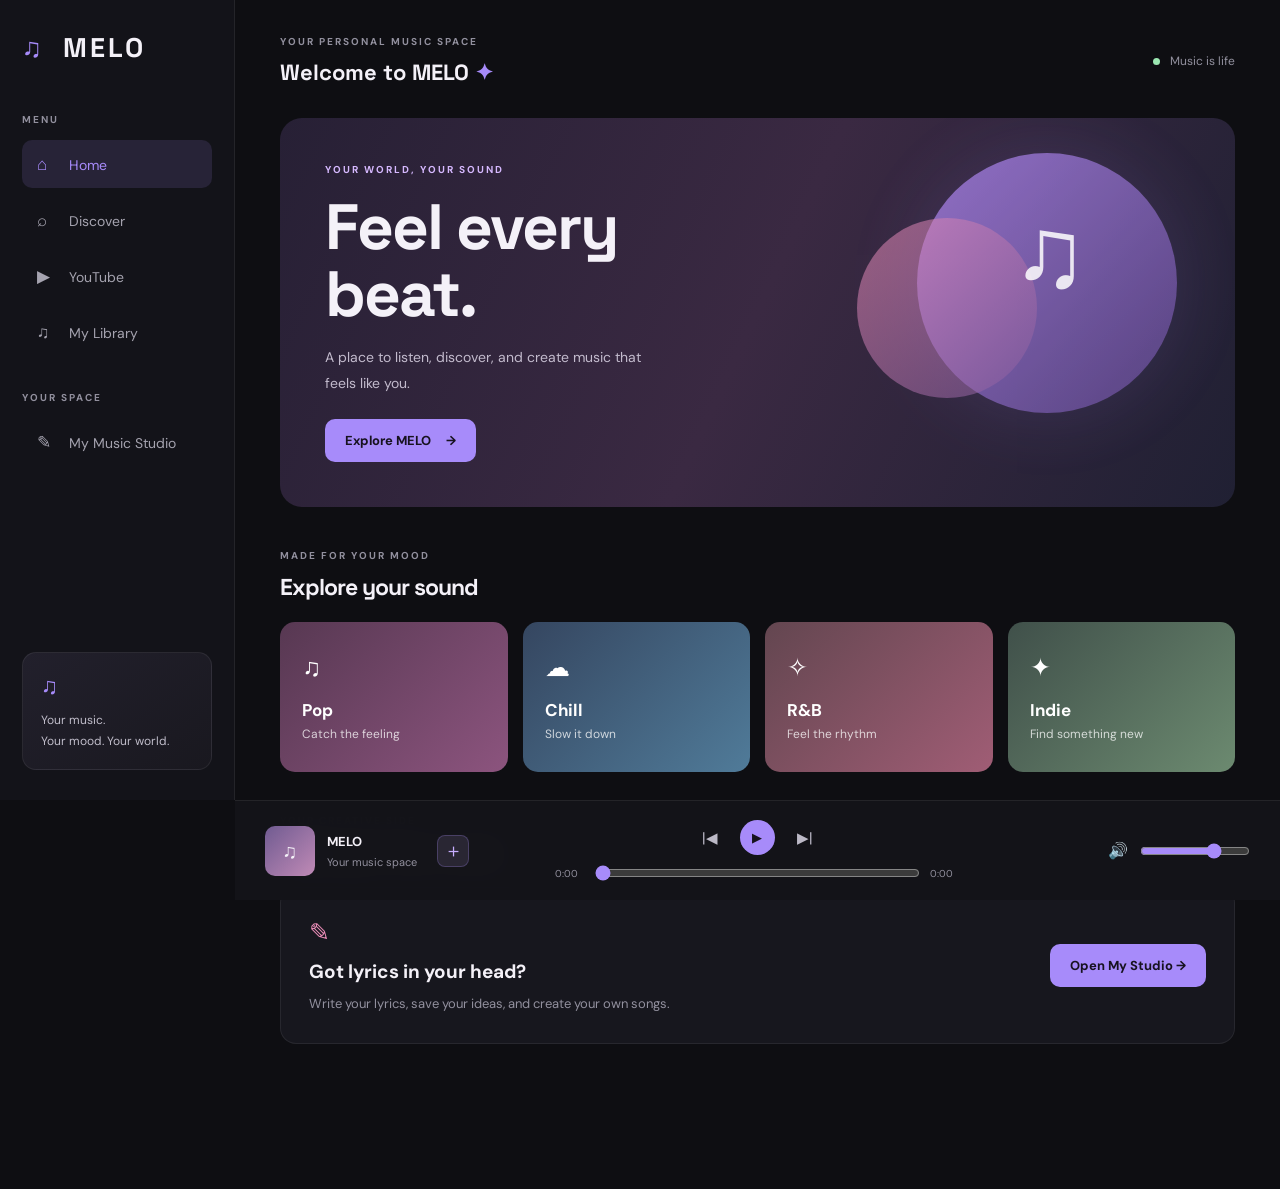
<file: index.html>
<!DOCTYPE html>
<html lang="en">
<head>
    <meta charset="UTF-8">
    <meta name="viewport" content="width=device-width, initial-scale=1.0">
    <title>MELO — Your Music Space</title>
    <link rel="stylesheet" href="style.css">
    <link rel="preconnect" href="https://fonts.googleapis.com">
    <link href="https://fonts.googleapis.com/css2?family=DM+Sans:wght@400;500;600;700&family=Space+Grotesk:wght@500;600;700&display=swap" rel="stylesheet">
</head>
<body>

<div class="app">

    <!-- SIDEBAR -->
    <aside class="sidebar">
        <div class="logo"><span class="logo-icon">♫</span> MELO</div>

        <p class="menu-label">MENU</p>

        <nav>
            <a href="#home" class="nav-link active" data-section="home">
                <span>⌂</span> Home
            </a>
            <a href="#discover" class="nav-link" data-section="discover">
                <span>⌕</span> Discover
            </a>
            <a href="#youtube" class="nav-link" data-section="youtube">
                <span>▶</span> YouTube
            </a>
            <a href="#library" class="nav-link" data-section="library">
                <span>♫</span> My Library
            </a>
        </nav>

        <p class="menu-label second-label">YOUR SPACE</p>

        <nav>
            <a href="#studio" class="nav-link" data-section="studio">
                <span>✎</span> My Music Studio
            </a>
        </nav>

        <div class="sidebar-bottom">
            <div class="sidebar-note">
                <span>♫</span>
                <p>Your music.<br>Your mood. Your world.</p>
            </div>
        </div>
    </aside>

    <!-- MAIN CONTENT -->
    <main class="main-content">

        <header class="topbar">
            <div class="greeting">
                <p class="small-label">YOUR PERSONAL MUSIC SPACE</p>
                <h2>Welcome to MELO <span>✦</span></h2>
            </div>

            <div class="top-actions">
                <span class="status-dot"></span>
                <span>Music is life</span>
            </div>
        </header>

        <!-- HOME -->
        <section class="page-section" id="home">

            <div class="hero">
                <div class="hero-content">
                    <p class="hero-tag">YOUR WORLD, YOUR SOUND</p>
                    <h1>Feel every<br>beat.</h1>
                    <p class="hero-description">
                        A place to listen, discover, and create
                        music that feels like you.
                    </p>

                    <button class="primary-button" onclick="showSection('discover')">
                        Explore MELO <span>→</span>
                    </button>
                </div>
                <div class="hero-decoration">
                    <div class="hero-circle circle-one"></div>
                    <div class="hero-circle circle-two"></div>
                    <div class="hero-note">♫</div>
                </div>
            </div>

            <div class="section-heading">
                <div>
                    <p class="small-label">MADE FOR YOUR MOOD</p>
                    <h2>Explore your sound</h2>
                </div>
            </div>

            <div class="genre-grid">
                <button class="genre-card pop" onclick="searchGenre('Pop')">
                    <span>♫</span>
                    <h3>Pop</h3>
                    <p>Catch the feeling</p>
                </button>

                <button class="genre-card chill" onclick="searchGenre('Chill')">
                    <span>☁</span>
                    <h3>Chill</h3>
                    <p>Slow it down</p>
                </button>

                <button class="genre-card rnb" onclick="searchGenre('R&B')">
                    <span>✧</span>
                    <h3>R&B</h3>
                    <p>Feel the rhythm</p>
                </button>

                <button class="genre-card indie" onclick="searchGenre('Indie')">
                    <span>✦</span>
            <h3>Indie</h3>
                    <p>Find something new</p>
                </button>
            </div>

            <div class="section-heading">
                <div>
                    <p class="small-label">YOUR CREATIVE SIDE</p>
                    <h2>Make your own music</h2>
                </div>
            </div>

            <div class="studio-banner">
                <div>
                    <span class="studio-icon">✎</span>
                    <h3>Got lyrics in your head?</h3>
                    <p>Write your lyrics, save your ideas, and create your own songs.</p>
                </div>
                <button class="primary-button" onclick="showSection('studio')">
                    Open My Studio →
                </button>
            </div>

        </section>

        <!-- DISCOVER -->
        <section class="page-section hidden" id="discover">

            <div class="page-heading">
                <p class="small-label">FIND YOUR NEXT FAVORITE</p>
                <h1>Discover music.</h1>
                <p>Search YouTube for music, artists, or songs.</p>
            </div>

            <div class="search-box">
                <span>⌕</span>
                <input type="text" id="discover-search" placeholder="Search songs or artists...">
                <button onclick="searchMusic()">Search</button>
            </div>

            <div class="search-results">
                <iframe id="discover-frame"
                    src=""
                    title="Music search"
                    allow="autoplay; encrypted-media"
                    loading="lazy">
                </iframe>
            </div>

            <div class="section-heading">
                <h2>Browse moods</h2>
            </div>

            <div class="genre-grid">
                <button class="genre-card pop" onclick="searchGenre('Pop music')">
                    <span>♫</span><h3>Pop</h3>
            </button>
                <button class="genre-card chill" onclick="searchGenre('Relaxing music')">
                    <span>☁</span><h3>Relax</h3>
                </button>
                <button class="genre-card rnb" onclick="searchGenre('R&B music')">
                    <span>✧</span><h3>R&B</h3>
                </button>
                <button class="genre-card indie" onclick="searchGenre('Indie music')">
                    <span>✦</span><h3>Indie</h3>
                </button>
            </div>

        </section>

        <!-- YOUTUBE -->
        <section class="page-section hidden" id="youtube">

            <div class="page-heading">
                <p class="small-label">LISTEN & EXPLORE</p>
                <h1>YouTube Music Space.</h1>
                <p>Search for music and play it inside MELO.</p>
            </div>

            <div class="search-box">
                <span>⌕</span>
                <input type="text" id="youtube-search" placeholder="Search YouTube music...">
                <button onclick="youtubeSearch()">Search</button>
            </div>

            <div class="youtube-container">
                <iframe
                    id="youtube-frame"
                    src=""
                    title="YouTube Music Player"
                    allow="autoplay; encrypted-media; picture-in-picture"
                    allowfullscreen>
                </iframe>
            </div>

            <p class="helper-text">
                Select a song or music video from the search results to play it.
        </p>

        </section>

        <!-- LIBRARY -->
        <section class="page-section hidden" id="library">

            <div class="page-heading">
                <p class="small-label">YOUR SAVED CREATIONS</p>
                <h1>My Library.</h1>
                <p>Your own written songs, saved in one place.</p>
            </div>

            <div class="library-stats">
                <div class="stat-card">
                    <span>♫</span>
                    <h2 id="song-count">0</h2>
                    <p>Songs written</p>
                </div>
            </div>

            <div id="library-list" class="library-list"></div>

            <div id="empty-library" class="empty-state">
                <span>♫</span>
                <h3>Your library is waiting.</h3>
                <p>Start writing your first song in My Music Studio.</p>
                <button class="primary-button" onclick="showSection('studio')">
                    Start Writing →
                </button>
            </div>

        </section>

        <!-- MY MUSIC STUDIO -->
        <section class="page-section hidden" id="studio">

            <div class="page-heading">
                <p class="small-label">YOUR OWN CREATIVE SPACE</p>
                <h1>My Music Studio. <span>✎</span></h1>
                <p>Turn your thoughts into lyrics. Create something that belongs to you.</p>
            </div>

            <div class="writing-card">

                <div class="writing-top">
                    <div>
                        <p class="small-label">NEW CREATION</p>
                        <h2>Write your song</h2>
                    </div>
                    <span class="writing-symbol">♫</span>
                </div>

                <label for="song-name">Song title</label>
                <input type="text" id="song-name" placeholder="Give your song a name...">

                <label for="song-mood">Song mood</label>
                <select id="song-mood">
                    <option value="Uncategorized">Choose a mood</option>
                    <option>Happy</option>
                    <option>Sad</option>
                    <option>Love</option>
                    <option>Peaceful</option>
                    <option>Dreamy</option>
                    <option>Angry</option>
                    <option>Hopeful</option>
                    <option>Midnight</option>
                    <option>Other</option>
                </select>

                <label for="song-lyrics">Your lyrics</label>
                <textarea id="song-lyrics" placeholder="Write whatever comes to your mind...

Verse 1:

Chorus:

Verse 2:

Bridge:

Outro:"></textarea>

                <div class="writing-footer">
                    <span id="word-count">0 words</span>
                    <button class="primary-button" onclick="saveSong()">
                        ♡ Save My Song
                    </button>
                </div>

            </div>

            <div class="writing-tip">
                <span>✦</span>
                <div>
                    <strong>Creative reminder</strong>
                    <p>Your writing doesn't have to be perfect. Just make it yours.</p>
                </div>
            </div>

        </section>

    </main>

    <!-- MUSIC PLAYER -->
    <footer class="music-player">

        <div class="player-left">
            <div class="player-cover">♫</div>
            <div>
                <h4 id="player-title">MELO</h4>
                <p id="player-artist">Your music space</p>
            </div>
        </div>

        <div class="player-middle">
            <div class="player-controls">
                <button id="prev-btn" title="Previous">|◀</button>
                <button id="play-btn" class="play-button" title="Play/Pause">▶</button>
                <button id="next-btn" title="Next">▶|</button>
            </div>
            <div class="player-progress">
                <span id="current-time">0:00</span>
                <input type="range" id="progress-bar" min="0" max="100" value="0">
                <span id="duration">0:00</span>
            </div>
        </div>

        <div class="player-right">
            <span>🔊</span>
            <input type="range" id="volume" min="0" max="1" step="0.01" value="0.7">
        </div>

    </footer>

    <!-- AUDIO ENGINE -->
    <audio id="audio-player"></audio>

</div>

<script src="script.js"></script>
</body>
</html>
</file>
<file: style.css>
/* ==============================
   MELO MUSIC APP
================================= */

:root {
    --bg: #0e0e12;
    --panel: #17171e;
    --panel-light: #20202a;
    --purple: #a78bfa;
    --pink: #ec8db8;
    --text: #f4f1f8;
    --muted: #92909e;
    --border: rgba(255,255,255,0.07);
}

* {
    margin: 0;
    padding: 0;
    box-sizing: border-box;
}

html {
    scroll-behavior: smooth;
}

body {
    font-family: "DM Sans", sans-serif;
    background: var(--bg);
    color: var(--text);
}

button, input, textarea, select {
    font-family: inherit;
}

button {
    cursor: pointer;
    border: none;
}

.app {
    min-height: 100vh;
}

/* SIDEBAR */

.sidebar {
    position: fixed;
    top: 0;
    left: 0;
    bottom: 100px;
    width: 235px;
    background: #131319;
    border-right: 1px solid var(--border);
    padding: 30px 22px;
    display: flex;
    flex-direction: column;
    z-index: 10;
}

.logo {
    font-family: "Space Grotesk", sans-serif;
    font-size: 27px;
    font-weight: 700;
    letter-spacing: 3px;
    margin-bottom: 48px;
}

.logo-icon {
    color: var(--purple);
    margin-right: 8px;
}

.menu-label {
    font-size: 10px;
    color: var(--muted);
    font-weight: 700;
    letter-spacing: 2px;
    margin-bottom: 14px;
}

.second-label {
    margin-top: 35px;
}

.sidebar nav {
    display: flex;
    flex-direction: column;
    gap: 8px;
}

.nav-link {
    text-decoration: none;
    color: #a5a3af;
    padding: 13px 15px;
    border-radius: 10px;
    font-size: 14px;
    transition: 0.25s;
}

.nav-link span {
    display: inline-block;
    width: 28px;
    font-size: 17px;
}

.nav-link:hover {
    background: var(--panel-light);
    color: white;
}

.nav-link.active {
    background: rgba(167,139,250,0.13);
    color: var(--purple);
}

.sidebar-bottom {
    margin-top: auto;
}

.sidebar-note {
    background: linear-gradient(145deg, #22202c, #19181f);
    border: 1px solid var(--border);
    border-radius: 14px;
    padding: 18px;
}

.sidebar-note span {
    color: var(--purple);
    font-size: 23px;
}

.sidebar-note p {
    margin-top: 9px;
    font-size: 12px;
    line-height: 1.7;
    color: #c0bdca;
}

/* MAIN */

.main-content {
    margin-left: 235px;
    padding: 35px 45px 145px;
    max-width: 1500px;
}

.topbar {
    display: flex;
    align-items: center;
    justify-content: space-between;
    margin-bottom: 32px;
}

.small-label {
    color: var(--muted);
    font-size: 10px;
    letter-spacing: 2px;
    font-weight: 700;
    margin-bottom: 10px;
}

.greeting h2 {
    font-family: "Space Grotesk", sans-serif;
    font-size: 22px;
}

.greeting h2 span {
    color: var(--purple);
}

.top-actions {
    font-size: 12px;
    color: var(--muted);
}

.status-dot {
    display: inline-block;
    width: 7px;
    height: 7px;
    background: #9be6b1;
    border-radius: 50%;
    margin-right: 7px;
}

/* HERO */

.hero {
    min-height: 320px;
    border-radius: 22px;
    overflow: hidden;
    background: linear-gradient(115deg, #272035, #3a2942, #202033);
    position: relative;
    display: flex;
    align-items: center;
    padding: 45px;
}

.hero-content {
    position: relative;
    z-index: 2;
    max-width: 430px;
}

.hero-tag {
    color: #d6b9ff;
    font-size: 10px;
    letter-spacing: 2px;
    font-weight: 700;
    margin-bottom: 18px;
}

.hero h1 {
    font-family: "Space Grotesk", sans-serif;
    font-size: clamp(40px, 5vw, 66px);
    line-height: 1.05;
    letter-spacing: -2px;
}

.hero-description {
    color: #c3bbcd;
    font-size: 14px;
    line-height: 1.8;
    margin: 17px 0 23px;
    max-width: 350px;
}

.primary-button {
    background: var(--purple);
    color: #17121f;
    padding: 13px 20px;
    border-radius: 10px;
    font-weight: 700;
    font-size: 13px;
    transition: 0.25s;
}

.primary-button:hover {
    background: #c4aaff;
    transform: translateY(-2px);
}

.primary-button span {
    margin-left: 12px;
}

/* HERO DECORATION */

.hero-decoration {
    position: absolute;
    right: 5%;
    top: 0;
    width: 350px;
    height: 100%;
}

.hero-circle {
    position: absolute;
    border-radius: 50%;
}

.circle-one {
    width: 260px;
    height: 260px;
    right: 10px;
    top: 35px;
    background: linear-gradient(135deg, #b28af5, #684e99);
    opacity: 0.75;
    box-shadow: 0 0 80px rgba(167,139,250,0.2);
}

.circle-two {
    width: 180px;
    height: 180px;
    right: 150px;
    top: 100px;
    background: linear-gradient(135deg, #ec8db8, #845c9f);
    opacity: 0.55;
}

.hero-note {
    position: absolute;
    right: 100px;
    top: 70px;
    font-size: 100px;
    color: white;
    opacity: 0.85;
    animation: float 4s ease-in-out infinite;
}

@keyframes float {
    0%, 100% { transform: translateY(0); }
    50% { transform: translateY(-15px); }
}

/* SECTION HEADINGS */

.section-heading {
    display: flex;
    align-items: center;
    justify-content: space-between;
    margin: 42px 0 20px;
}

.section-heading h2,
.page-heading h1 {
    font-family: "Space Grotesk", sans-serif;
    letter-spacing: -1px;
}

.section-heading h2 {
    font-size: 23px;
}

.page-heading {
    margin: 25px 0 30px;
}

.page-heading h1 {
    font-size: 42px;
    margin-bottom: 12px;
}

.page-heading > p:last-child {
    color: var(--muted);
    font-size: 14px;
}

/* GENRE CARDS */

.genre-grid {
    display: grid;
    grid-template-columns: repeat(4, 1fr);
    gap: 15px;
}

.genre-card {
    text-align: left;
    border-radius: 15px;
    padding: 22px;
    min-height: 150px;
    transition: 0.25s;
    color: white;
}

.genre-card:hover {
    transform: translateY(-4px);
    filter: brightness(1.12);
}

.genre-card span {
    font-size: 25px;
}

.genre-card h3 {
    margin: 15px 0 5px;
    font-size: 17px;
}

.genre-card p {
    font-size: 12px;
    opacity: 0.75;
}

.pop {
    background: linear-gradient(135deg, #573852, #8c547e);
}

.chill {
    background: linear-gradient(135deg, #354660, #507b99);
}

.rnb {
    background: linear-gradient(135deg, #634650, #a05d75);
}

.indie {
    background: linear-gradient(135deg, #40504a, #6c8a70);
}

/* STUDIO BANNER */

.studio-banner {
    background: var(--panel);
    border: 1px solid var(--border);
    padding: 28px;
    border-radius: 16px;
    display: flex;
    justify-content: space-between;
    align-items: center;
    gap: 20px;
}

.studio-icon {
    color: var(--pink);
    font-size: 25px;
}

.studio-banner h3 {
    margin: 10px 0;
    font-size: 19px;
}

.studio-banner p {
    color: var(--muted);
    font-size: 13px;
    line-height: 1.6;
}

/* SEARCH */

.search-box {
    display: flex;
    align-items: center;
    gap: 12px;
    background: var(--panel);
    border: 1px solid var(--border);
    padding: 8px 10px 8px 18px;
    border-radius: 12px;
    margin-bottom: 25px;
}

.search-box > span {
    color: var(--muted);
    font-size: 24px;
}

.search-box input {
    flex: 1;
    min-width: 0;
    background: transparent;
    border: none;
    outline: none;
    color: white;
    padding: 12px 0;
}

.search-box button {
    background: var(--purple);
    padding: 12px 20px;
    border-radius: 9px;
    font-weight: 700;
}

/* VIDEO */

.youtube-container,
.search-results {
    width: 100%;
    overflow: hidden;
    background: #080809;
    border-radius: 16px;
    border: 1px solid var(--border);
}

.youtube-container {
    aspect-ratio: 16 / 9;
    max-height: 600px;
}

.youtube-container iframe,
.search-results iframe {
    width: 100%;
    height: 100%;
    border: 0;
}

.search-results {
    height: 500px;
    margin-bottom: 35px;
}

.helper-text {
    color: var(--muted);
    font-size: 12px;
    margin-top: 15px;
}

/* MUSIC STUDIO */

.writing-card {
    background: var(--panel);
    border: 1px solid var(--border);
    border-radius: 18px;
    padding: 30px;
    max-width: 850px;
}

.writing-top {
    display: flex;
    justify-content: space-between;
    margin-bottom: 28px;
}

.writing-top h2 {
    font-family: "Space Grotesk", sans-serif;
    font-size: 25px;
}

.writing-symbol {
    font-size: 35px;
    color: var(--purple);
}

.writing-card label {
    display: block;
    font-size: 13px;
    font-weight: 600;
    margin: 22px 0 10px;
}

.writing-card input,
.writing-card select,
.writing-card textarea {
    width: 100%;
    background: #111117;
    color: white;
    border: 1px solid var(--border);
    border-radius: 10px;
    padding: 14px;
    outline: none;
    font-size: 14px;
}

.writing-card input:focus,
.writing-card select:focus,
.writing-card textarea:focus {
    border-color: var(--purple);
}

.writing-card textarea {
    min-height: 300px;
    resize: vertical;
    line-height: 1.9;
    margin-top: 0;
}

.writing-footer {
    display: flex;
    align-items: center;
    justify-content: space-between;
    gap: 15px;
    margin-top: 20px;
}

.writing-footer span {
    color: var(--muted);
    font-size: 12px;
}

.writing-tip {
    max-width: 850px;
    margin-top: 18px;
    display: flex;
    gap: 14px;
    background: rgba(167,139,250,0.06);
    border: 1px solid rgba(167,139,250,0.15);
    padding: 18px;
    border-radius: 12px;
}

.writing-tip > span {
    color: var(--purple);
}

.writing-tip strong {
    font-size: 13px;
}

.writing-tip p {
    color: var(--muted);
    font-size: 12px;
    margin-top: 5px;
}

/* LIBRARY */

.library-stats {
    margin-bottom: 25px;
}

.stat-card {
    background: var(--panel);
    border: 1px solid var(--border);
    padding: 22px;
    border-radius: 15px;
    max-width: 220px;
}

.stat-card span {
    color: var(--purple);
    font-size: 25px;
}

.stat-card h2 {
    font-size: 30px;
    margin: 10px 0 5px;
}

.stat-card p {
    color: var(--muted);
    font-size: 12px;
}

.library-list {
    display: flex;
    flex-direction: column;
    gap: 12px;
}

.saved-song {
    background: var(--panel);
    border: 1px solid var(--border);
    padding: 20px;
    border-radius: 13px;
    display: flex;
    justify-content: space-between;
    align-items: center;
    gap: 15px;
}

.saved-song h3 {
    font-size: 16px;
}

.saved-song p {
    color: var(--muted);
    font-size: 12px;
    margin-top: 6px;
}

.saved-song-actions {
    display: flex;
    gap: 8px;
}

.saved-song-actions button {
    padding: 9px 12px;
    background: var(--panel-light);
    color: white;
    border-radius: 8px;
}

.saved-song-actions .delete-song {
    color: #ff9aa9;
}

.empty-state {
    text-align: center;
    padding: 60px 20px;
    border: 1px dashed #393541;
    border-radius: 16px;
}

.empty-state > span {
    font-size: 35px;
    color: var(--purple);
}

.empty-state h3 {
    margin: 15px 0 10px;
}

.empty-state p {
    color: var(--muted);
    font-size: 13px;
    margin-bottom: 20px;
}

/* PAGE NAVIGATION */

.page-section {
    animation: appear 0.3s ease;
}

.hidden {
    display: none !important;
}

@keyframes appear {
    from { opacity: 0; transform: translateY(8px); }
    to { opacity: 1; transform: translateY(0); }
}

/* MUSIC PLAYER */

.music-player {
    position: fixed;
    bottom: 0;
    left: 235px;
    right: 0;
    height: 100px;
    background: rgba(20,20,25,0.97);
    border-top: 1px solid var(--border);
    backdrop-filter: blur(15px);
    display: grid;
    grid-template-columns: 1fr 1.4fr 1fr;
    align-items: center;
    padding: 15px 30px;
    z-index: 20;
}

.player-left {
    display: flex;
    align-items: center;
    gap: 12px;
    min-width: 0;
}

.player-cover {
    width: 50px;
    height: 50px;
    background: linear-gradient(135deg, #705b91, #c08ab6);
    border-radius: 10px;
    display: grid;
    place-items: center;
    font-size: 20px;
}

.player-left h4 {
    font-size: 13px;
    overflow: hidden;
    text-overflow: ellipsis;
}

.player-left p {
    color: var(--muted);
    font-size: 11px;
    margin-top: 5px;
}

.player-middle {
    display: flex;
    flex-direction: column;
    align-items: center;
}

.player-controls {
    display: flex;
    align-items: center;
    gap: 22px;
}

.player-controls button {
    background: transparent;
    color: #bcb9c6;
    font-size: 15px;
}

.player-controls button:hover {
    color: white;
}

.player-controls .play-button {
    background: var(--purple);
    color: #17131c;
    width: 35px;
    height: 35px;
    border-radius: 50%;
    font-size: 13px;
}

.player-progress {
    width: 100%;
    display: flex;
    align-items: center;
    gap: 10px;
    margin-top: 10px;
}

.player-progress span {
    font-size: 10px;
    color: var(--muted);
    min-width: 30px;
}

.player-progress input {
    flex: 1;
}

.player-right {
    display: flex;
    align-items: center;
    justify-content: flex-end;
    gap: 12px;
}

.player-right input {
    max-width: 110px;
}

/* RANGE INPUTS */

input[type="range"] {
    accent-color: var(--purple);
    cursor: pointer;
}

/* RESPONSIVE */

@media (max-width: 1000px) {
    .sidebar {
        width: 200px;
    }

    .main-content {
        margin-left: 200px;
        padding: 30px 25px 140px;
    }

    .music-player {
        left: 200px;
        padding: 12px 20px;
    }

    .genre-grid {
        grid-template-columns: repeat(2, 1fr);
    }

    .hero-decoration {
        right: -80px;
        opacity: 0.7;
    }
}

@media (max-width: 700px) {
    .sidebar {
        top: auto;
        bottom: 100px;
        width: 100%;
        height: 65px;
        padding: 0 12px;
        border-right: none;
        border-top: 1px solid var(--border);
        background: #17171d;
        flex-direction: row;
        align-items: center;
        justify-content: space-around;
    }

    .logo,
    .menu-label,
    .sidebar-bottom {
        display: none;
    }

    .sidebar nav {
        flex-direction: row;
        justify-content: space-around;
        width: 100%;
        gap: 3px;
    }

    .nav-link {
        font-size: 10px;
        text-align: center;
        padding: 9px 7px;
    }

    .nav-link span {
        display: block;
        width: auto;
        margin-bottom: 3px;
    }

    .main-content {
        margin-left: 0;
        padding: 22px 15px 180px;
    }

    .topbar {
        margin-bottom: 22px;
    }

    .greeting h2 {
        font-size: 18px;
    }

    .top-actions {
        font-size: 10px;
    }

    .hero {
        min-height: 290px;
        padding: 25px;
    }

    .hero h1 {
        font-size: 47px;
    }

    .hero-decoration {
        right: -160px;
        opacity: 0.4;
    }

    .genre-grid {
        gap: 10px;
    }

    .genre-card {
        min-height: 130px;
        padding: 16px;
    }

    .studio-banner {
        align-items: flex-start;
        flex-direction: column;
    }

    .page-heading h1 {
        font-size: 34px;
    }

    .writing-card {
        padding: 20px;
    }

    .writing-footer {
        align-items: flex-start;
        flex-direction: column;
    }

    .writing-footer .primary-button {
        width: 100%;
    }

    .search-box {
        gap: 7px;
        padding-left: 12px;
    }

    .search-box button {
        padding: 10px 13px;
    }

    .search-box input {
        font-size: 12px;
    }

    .music-player {
        left: 0;
        height: 100px;
        grid-template-columns: 1fr 1.3fr;
        padding: 10px 12px;
    }

    .player-cover {
        width: 40px;
        height: 40px;
    }

    .player-left {
        gap: 8px;
    }

    .player-left h4 {
        font-size: 11px;
    }

    .player-left p {
        font-size: 9px;
    }

    .player-controls {
        gap: 12px;
    }

    .player-progress {
        gap: 5px;
    }

    .player-progress span {
        font-size: 8px;
        min-width: 24px;
    }

    .player-right {
        display: none;
    }

    .sidebar {
        bottom: 100px;
    }

    .music-player {
        bottom: 65px;
    }
}

/* UPLOAD MUSIC BUTTON */

.upload-music-button {
    background: #292633;
    color: #c7adff;
    border: 1px solid rgba(167,139,250,0.25);
    border-radius: 8px;
    width: 32px;
    height: 32px;
    font-size: 19px;
    margin-left: 8px;
}

.upload-music-button:hover {
    background: #3a344c;
}
</file>
